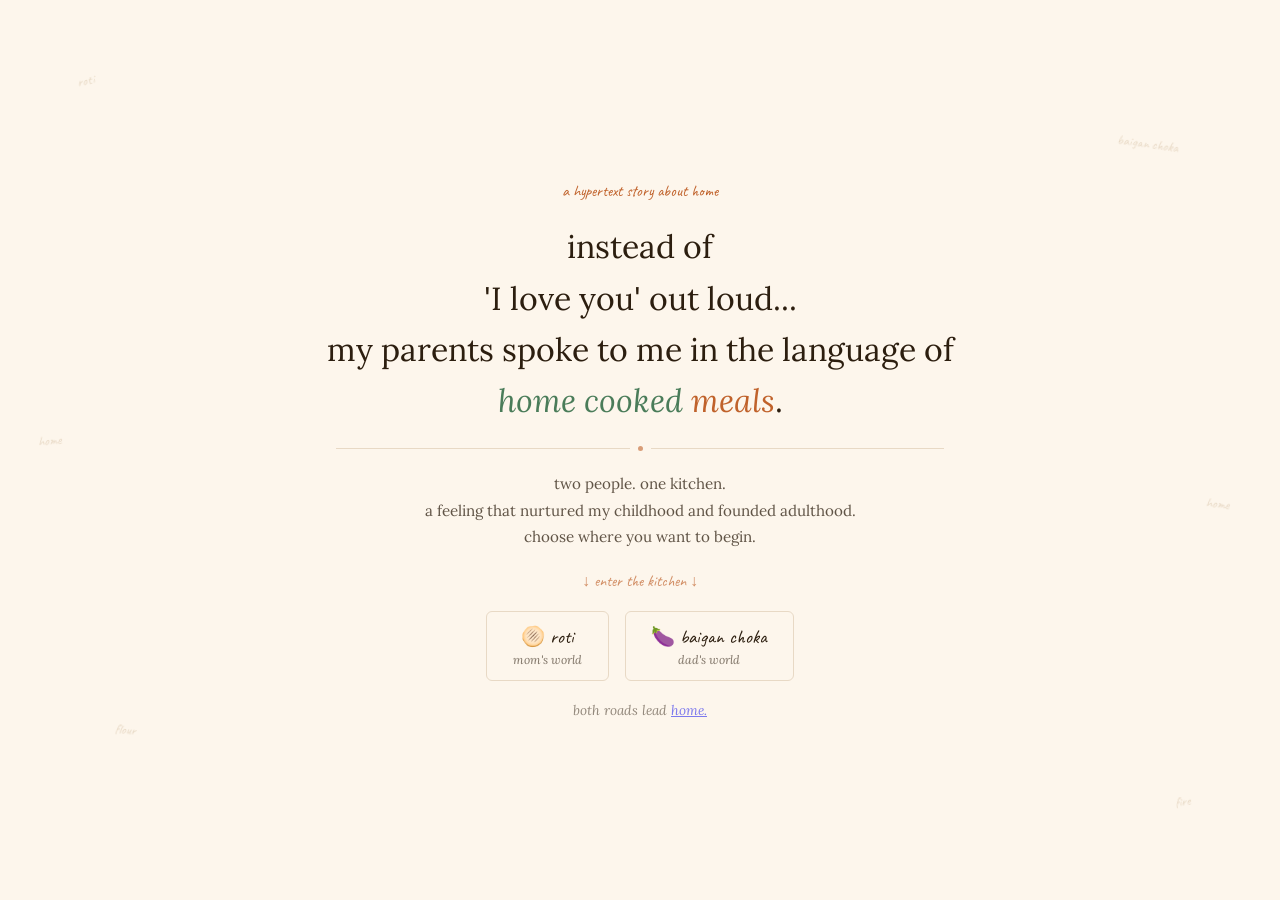
<file: index.html>
<!DOCTYPE html>
<html lang="en">
<head>
  <meta charset="UTF-8" />
  <meta name="viewport" content="width=device-width, initial-scale=1.0" />
  <title>Flour & Fire</title>
  <link rel="stylesheet" href="style.css" />
</head>
<body class="index-body">

  <!-- decorative background -->
  <span class="spice-mark" style="top: 8%;  left: 6%;  transform: rotate(-12deg);">roti</span>
  <span class="spice-mark" style="top: 15%; right: 8%; transform: rotate(8deg);">baigan choka</span>
  <span class="spice-mark" style="bottom: 18%; left: 9%; transform: rotate(6deg);">flour</span>
  <span class="spice-mark" style="bottom: 10%; right: 7%; transform: rotate(-9deg);">fire</span>
  <span class="spice-mark" style="top: 48%; left: 3%; transform: rotate(-5deg);">home</span>
  <span class="spice-mark" style="top: 55%; right: 4%; transform: rotate(7deg);">home</span>

  <main class="index-page">

    <p class="index-eyebrow">a hypertext story about home</p>

    <h1 class="index-title">
      instead of<br>
      'I love you' out loud...<br>
      my parents spoke to me in the language of<br>
      <span class="accent-green">home cooked</span>
      <span class="accent-spice">meals</span>.
    </h1>

    <div class="divider index-divider">
      <div class="divider-line"></div>
      <div class="divider-dot"></div>
      <div class="divider-line"></div>
    </div>

    <p class="index-subtitle">
      two people. one kitchen.<br>
      a feeling that nurtured my childhood and founded adulthood.<br>
      choose where you want to begin.
    </p>

    <p class="index-prompt">↓ enter the kitchen ↓</p>

    <div class="index-entry-links">
      <a class="index-entry-link index-link-roti" href="pages/roti.html">
        🫓 roti
        <span class="link-sub">mom's world</span>
      </a>
      <a class="index-entry-link index-link-baigan" href="pages/baigan.html">
        🍆 baigan choka
        <span class="link-sub">dad's world</span>
      </a>
      
    </div>

<p class="index-hint">both roads lead <a href="pages/home.html" class="story-link link-spice">home.</a></p>
  </main>

</body>
</html>
</file>
<file: style.css>
@import url('https://fonts.googleapis.com/css2?family=Lora:ital,wght@0,400;1,400&family=Caveat&display=swap');

:root {
  --cream:  #fdf6ec;
  --ink:    #2c1e0f;
  --spice:  #c0622b;
  --green:  #4a7c59;
  --faint:  #e8d9c5;
}

/*targeting all elements to reset default styles and set box-sizing*/
* {
  box-sizing: border-box;
  margin: 0;
  padding: 0;
}

body {
  background-color: var(--cream);
  color: var(--ink);
  font-family: 'Lora', serif;
  min-height: 100vh;
}

/* watermark */
.spice-mark {
  position: fixed;
  font-family: 'Caveat', cursive;
  font-size: 0.85rem;
  color: var(--faint);
  pointer-events: none;
  user-select: none;
}

/* main layout */
.index-page {
  min-height: 100vh;
  display: flex;
  flex-direction: column;
  justify-content: center;
  align-items: center;
  text-align: center;
  padding: 4rem 2rem;
  gap: 1.25rem;
}

.index-eyebrow {
  font-family: 'Caveat', cursive;
  font-size: 1rem;
  color: var(--spice);
}

.index-title {
  font-size: clamp(1.5rem, 4vw, 2rem);
  font-weight: 400;
  line-height: 1.6;
}

.accent-spice { color: var(--spice); font-style: italic; }
.accent-green  { color: var(--green);  font-style: italic; }

/* divider */
.divider {
  display: flex;
  align-items: center;
  gap: 0.5rem;
  width: 50%;
}

.divider-line {
  flex: 1;
  height: 1px;
  background: var(--faint);
}

.divider-dot {
  width: 5px;
  height: 5px;
  border-radius: 50%;
  background: var(--spice);
  opacity: 0.6;
}

.index-subtitle {
  font-size: 0.95rem;
  line-height: 1.75;
  opacity: 0.75;
}

.index-prompt {
  font-family: 'Caveat', cursive;
  font-size: 1rem;
  color: var(--spice);
  opacity: 0.7;
}

/* entry links */
.index-entry-links {
  display: flex;
  justify-content: center;
  align-items: center;
  gap: 1rem;
}

.index-entry-link {
  display: flex;
  flex-direction: column;
  justify-content: center;
  align-items: center;
  gap: 0.2rem;
  padding: 0.8rem 1.6rem;
  border: 1.5px solid var(--faint);
  border-radius: 6px;
  text-decoration: none;
  font-family: 'Caveat', cursive;
  font-size: 1.2rem;
  color: var(--ink);
  transition: border-color 0.2s, color 0.2s;
}

.index-entry-link .link-sub {
  font-family: 'Lora', serif;
  font-style: italic;
  font-size: 0.75rem;
  opacity: 0.6;
}

/* hover effects for entry links */
.index-link-roti:hover  { border-color: var(--spice); color: var(--spice); }
.index-link-baigan:hover { border-color: var(--green);  color: var(--green); }

.index-hint {
  font-style: italic;
  font-size: 0.85rem;
  opacity: 0.5;
}

/* story pages */
.story-page {
  min-height: 100vh;
  display: flex;
  flex-direction: column;
  justify-content: center;
  align-items: center;
  text-align: center;
  padding: 4rem 2rem;
  gap: 1.25rem;
}

.page-nav {
  width: 100%;
  display: flex;
  justify-content: flex-start;
  align-items: center;
}

.nav-back {
  font-family: 'Caveat', cursive;
  font-size: 0.95rem;
  color: var(--ink);
  opacity: 0.5;
  text-decoration: none;
}

.nav-back:hover { opacity: 1; }

.page-eyebrow {
  font-family: 'Caveat', cursive;
  font-size: 1rem;
  color: var(--spice);
}

.page-title {
  font-size: 2rem;
  font-weight: 400;
}

.story-fragment {
  display: flex;
  flex-direction: column;
  align-items: center;
  gap: 1rem;
}

.story-fragment p {
  font-size: 0.95rem;
  line-height: 1.85;
  opacity: 0.9;
}

.page-hint {
  font-style: italic;
  font-size: 0.85rem;
  opacity: 0.5;
}

.story-img {
  width: 200px;
  height: 200px;
  object-fit: cover;
  border-radius: 8px;
  opacity: 0.9;
}
</file>
